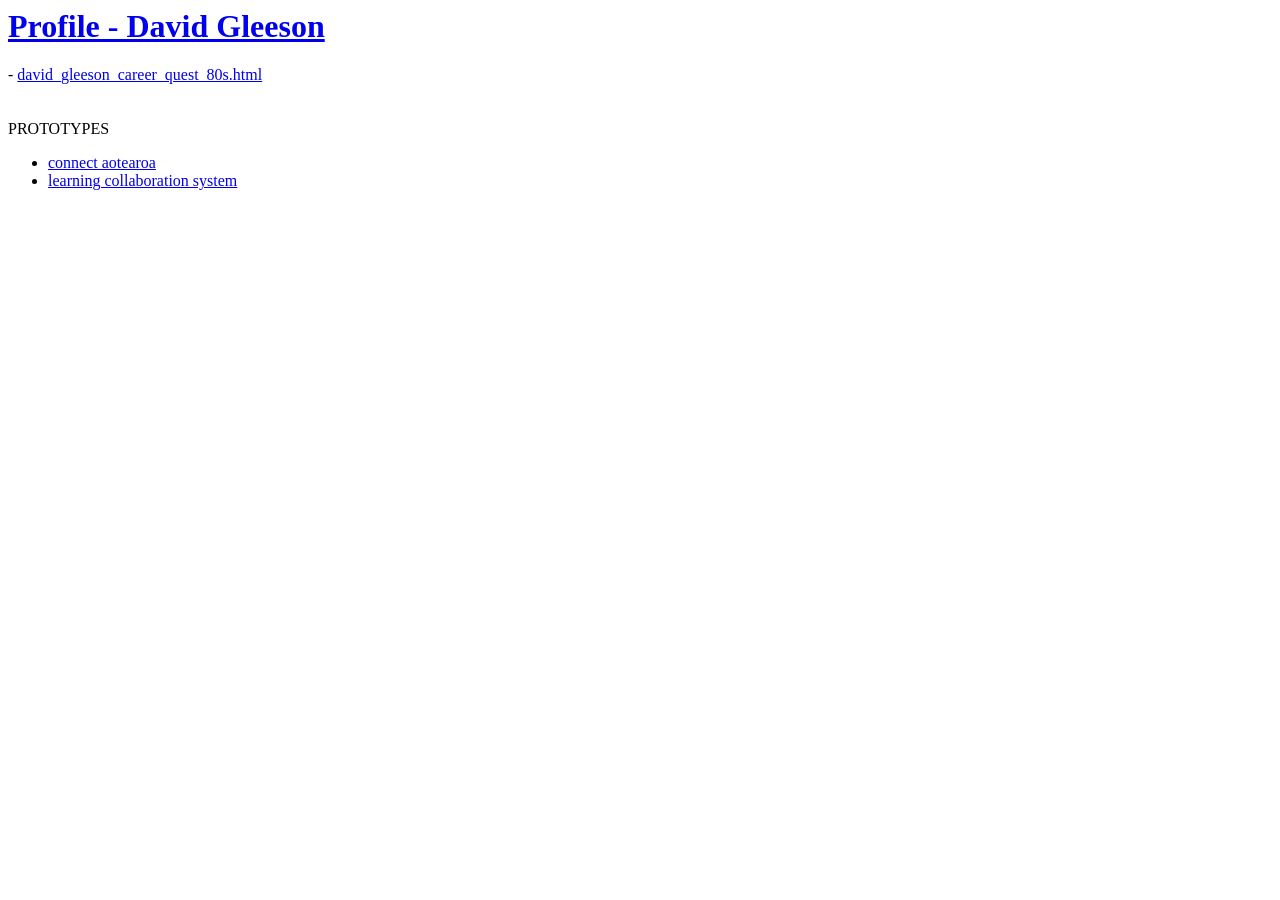
<file: docs/index.html>
<html>
  <head><title>@boundedoutcomes</title></head>
  <body>
    <h1><A href="david_gleeson_career_quest_80s.html">Profile - David Gleeson</A></h1> - <a href="david_gleeson_career_quest_80s.html">david_gleeson_career_quest_80s.html</a>
    <br/>
    <br/>
    <br/>
    PROTOTYPES
    <ul>
      <li><a href="connect_aotearoa.html">connect aotearoa</a></li>
      <li><a href="lcs.html">learning collaboration system</a></li>
    </ul>
  </body>
</html>
</file>
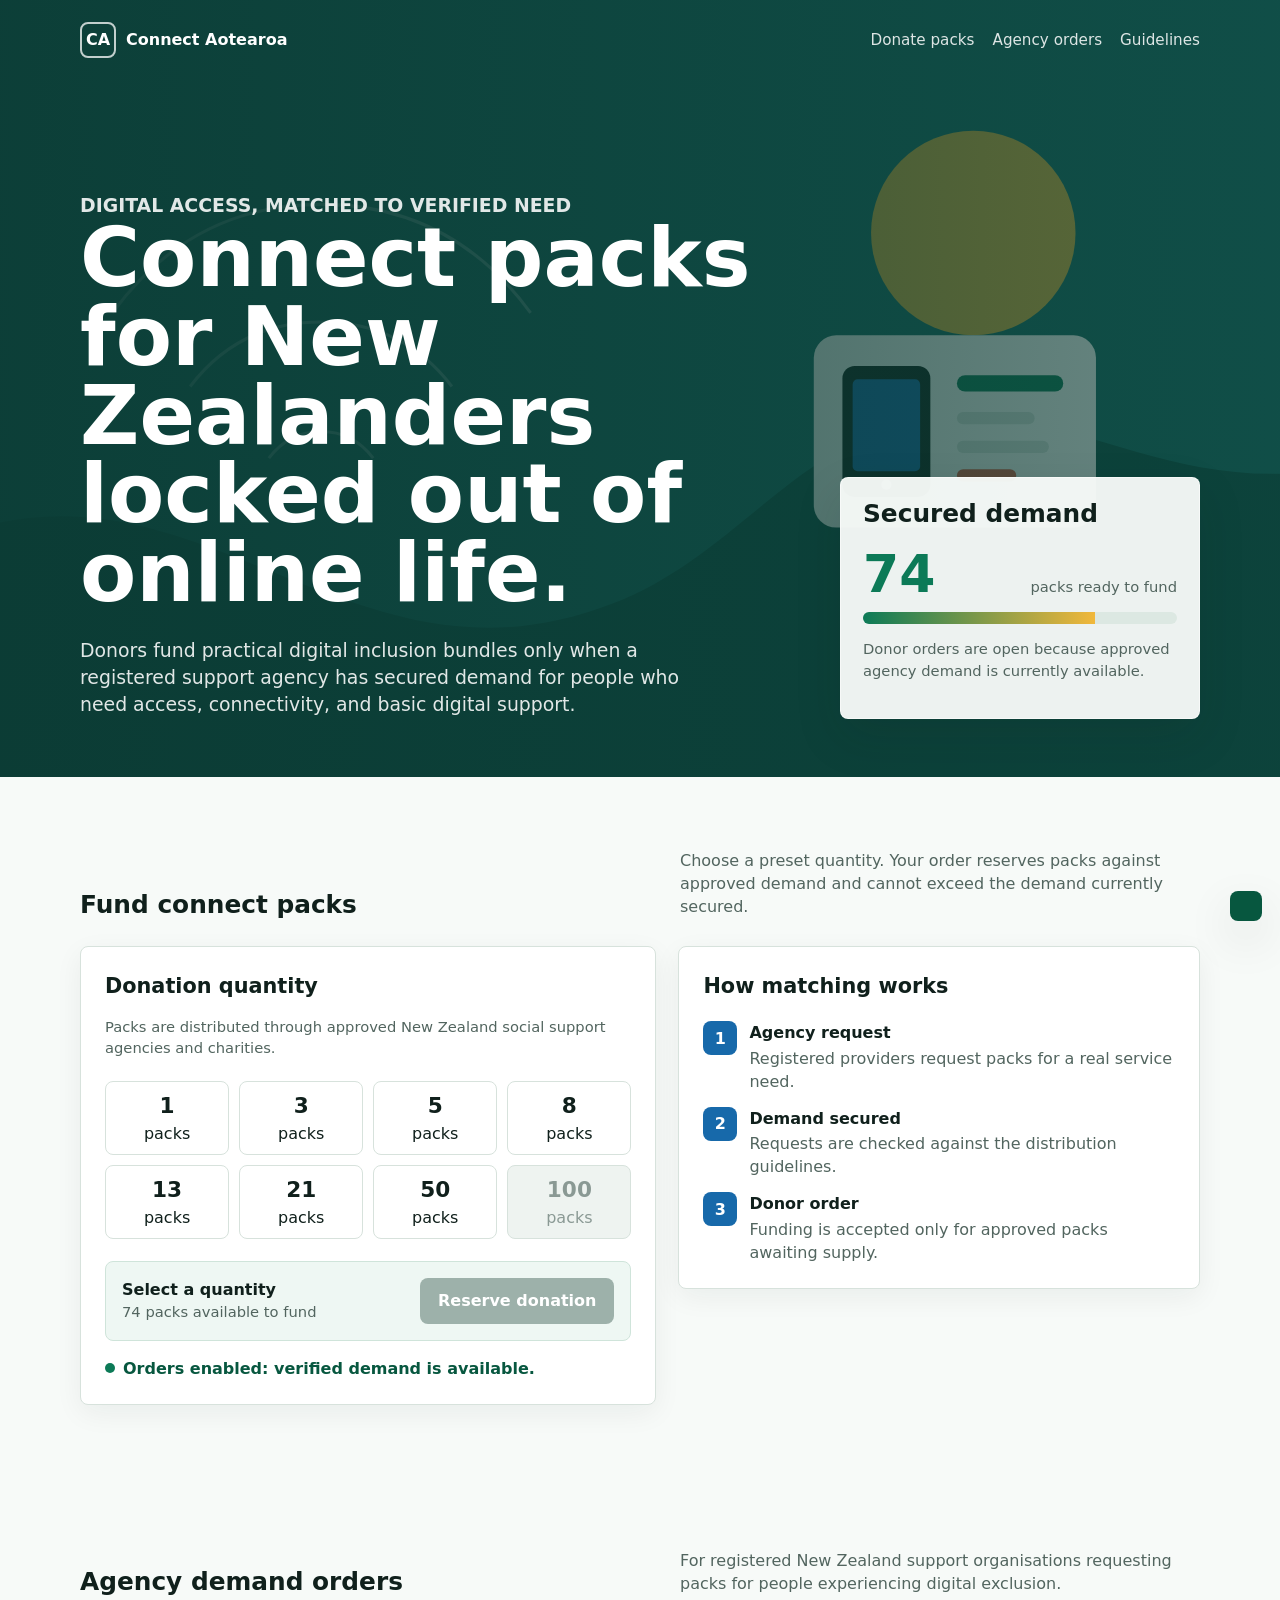
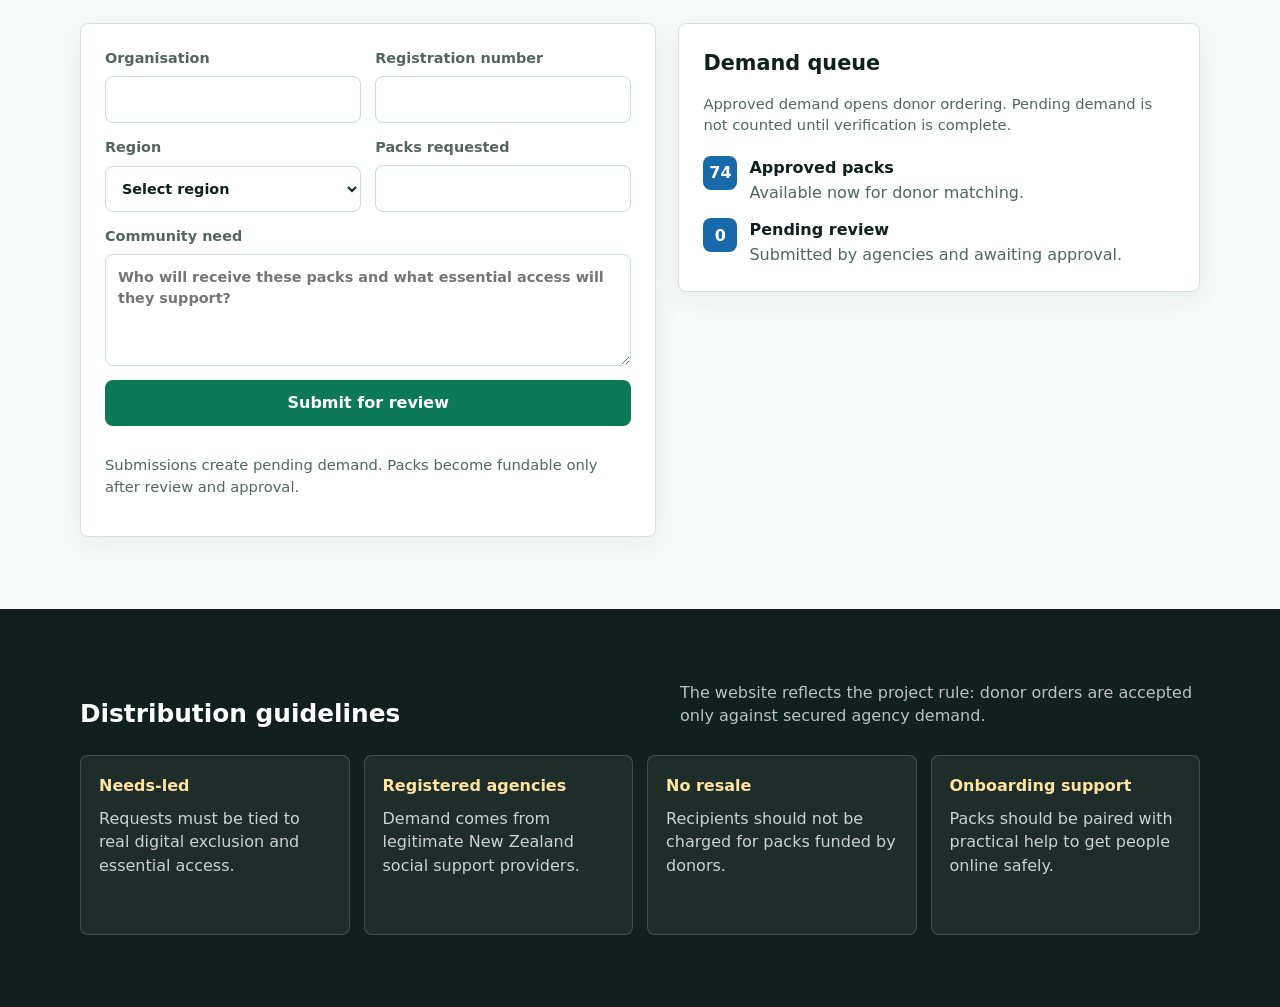
<file: docs/connect_aotearoa.html>
<!doctype html>
<html lang="en-NZ">
  <head>
    <meta charset="utf-8" />
    <meta name="viewport" content="width=device-width, initial-scale=1" />
    <title>Connect Aotearoa</title>
    <style>
      :root {
        --ink: #10201c;
        --muted: #52655f;
        --line: #d7e2dc;
        --paper: #f7faf8;
        --panel: #ffffff;
        --green: #0c7a57;
        --green-dark: #07573f;
        --blue: #1769aa;
        --yellow: #f1b83b;
        --coral: #d95f45;
        --shadow: 0 18px 48px rgba(16, 32, 28, 0.12);
      }

      * {
        box-sizing: border-box;
      }

      body {
        margin: 0;
        color: var(--ink);
        background: var(--paper);
        font-family:
          Inter, ui-sans-serif, system-ui, -apple-system, BlinkMacSystemFont,
          "Segoe UI", sans-serif;
        line-height: 1.45;
      }

      button,
      input,
      textarea,
      select {
        font: inherit;
      }

      a {
        color: inherit;
      }

      .shell {
        min-height: 100vh;
      }

      .hero {
        position: relative;
        overflow: hidden;
        color: #fff;
        background:
          linear-gradient(90deg, rgba(11, 58, 51, 0.9), rgba(11, 58, 51, 0.58)),
          url("data:image/svg+xml,%3Csvg width='1440' height='760' viewBox='0 0 1440 760' fill='none' xmlns='http://www.w3.org/2000/svg'%3E%3Crect width='1440' height='760' fill='%23176A64'/%3E%3Cpath d='M0 545C118 486 205 498 317 542C446 593 549 646 694 590C821 541 878 420 1016 408C1155 396 1259 502 1440 448V760H0V545Z' fill='%230E4F47'/%3E%3Ccircle cx='1046' cy='228' r='100' fill='%23F1B83B' fill-opacity='.88'/%3E%3Cg stroke='%23FFFFFF' stroke-opacity='.34' stroke-width='3'%3E%3Cpath d='M204 306c52-71 120-106 204-106s153 35 205 106'/%3E%3Cpath d='M280 378c32-42 75-63 128-63s96 21 128 63'/%3E%3Cpath d='M357 448c13-17 30-26 51-26s38 9 51 26'/%3E%3C/g%3E%3Cg transform='translate(890 328)'%3E%3Crect x='0' y='0' width='276' height='188' rx='22' fill='%23F7FAF8'/%3E%3Crect x='28' y='30' width='86' height='128' rx='12' fill='%2310201C'/%3E%3Crect x='38' y='43' width='66' height='90' rx='5' fill='%231769AA'/%3E%3Ccircle cx='71' cy='146' r='5' fill='%23F7FAF8'/%3E%3Crect x='140' y='39' width='104' height='16' rx='8' fill='%230C7A57'/%3E%3Crect x='140' y='75' width='76' height='12' rx='6' fill='%23D7E2DC'/%3E%3Crect x='140' y='103' width='90' height='12' rx='6' fill='%23D7E2DC'/%3E%3Crect x='140' y='131' width='58' height='12' rx='6' fill='%23D95F45'/%3E%3C/g%3E%3C/svg%3E")
            center / cover;
      }

      .nav,
      .hero-inner,
      .section-inner {
        width: min(1120px, calc(100% - 32px));
        margin: 0 auto;
      }

      .nav {
        display: flex;
        align-items: center;
        justify-content: space-between;
        gap: 20px;
        padding: 22px 0;
      }

      .brand {
        display: flex;
        align-items: center;
        gap: 10px;
        font-weight: 800;
      }

      .brand-mark {
        display: grid;
        width: 36px;
        height: 36px;
        place-items: center;
        border: 2px solid rgba(255, 255, 255, 0.75);
        border-radius: 8px;
      }

      .nav-links {
        display: flex;
        gap: 18px;
        color: rgba(255, 255, 255, 0.86);
        font-size: 0.95rem;
      }

      .nav-links a {
        text-decoration: none;
      }

      .hero-inner {
        display: grid;
        grid-template-columns: minmax(0, 1fr) 360px;
        gap: 48px;
        align-items: end;
        padding: 88px 0 58px;
      }

      .hero-copy {
        max-width: 740px;
      }

      .eyebrow {
        margin: 0 0 14px;
        color: #ffe3a0;
        font-size: 0.84rem;
        font-weight: 800;
        letter-spacing: 0;
        text-transform: uppercase;
      }

      h1 {
        max-width: 780px;
        margin: 0;
        font-size: clamp(2.7rem, 6.4vw, 5.7rem);
        line-height: 0.96;
        letter-spacing: 0;
      }

      .hero-copy p {
        max-width: 630px;
        margin: 24px 0 0;
        color: rgba(255, 255, 255, 0.88);
        font-size: 1.18rem;
      }

      .demand-panel {
        background: rgba(247, 250, 248, 0.96);
        color: var(--ink);
        border: 1px solid rgba(255, 255, 255, 0.56);
        border-radius: 8px;
        padding: 22px;
        box-shadow: var(--shadow);
      }

      .demand-panel h2,
      .section-title h2 {
        margin: 0;
        font-size: 1.55rem;
        line-height: 1.1;
      }

      .metric {
        display: grid;
        grid-template-columns: 1fr auto;
        gap: 12px;
        align-items: baseline;
        margin: 20px 0 12px;
      }

      .metric strong {
        color: var(--green);
        font-size: 3.25rem;
        line-height: 1;
      }

      .meter {
        height: 12px;
        overflow: hidden;
        background: #dce8e2;
        border-radius: 999px;
      }

      .meter span {
        display: block;
        width: 74%;
        height: 100%;
        background: linear-gradient(90deg, var(--green), var(--yellow));
      }

      .small {
        color: var(--muted);
        font-size: 0.92rem;
      }

      section {
        padding: 72px 0;
      }

      .section-title {
        display: flex;
        justify-content: space-between;
        gap: 28px;
        align-items: end;
        margin-bottom: 28px;
      }

      .section-title p {
        max-width: 520px;
        margin: 0;
        color: var(--muted);
      }

      .match-grid {
        display: grid;
        grid-template-columns: 1.05fr 0.95fr;
        gap: 22px;
        align-items: start;
      }

      .panel {
        background: var(--panel);
        border: 1px solid var(--line);
        border-radius: 8px;
        padding: 24px;
        box-shadow: 0 8px 28px rgba(16, 32, 28, 0.06);
      }

      .panel h3 {
        margin: 0 0 8px;
        font-size: 1.3rem;
      }

      .pack-grid {
        display: grid;
        grid-template-columns: repeat(4, minmax(0, 1fr));
        gap: 10px;
        margin: 22px 0;
      }

      .pack-button {
        min-height: 74px;
        border: 1px solid var(--line);
        border-radius: 8px;
        background: #fff;
        color: var(--ink);
        cursor: pointer;
      }

      .pack-button strong {
        display: block;
        font-size: 1.35rem;
      }

      .pack-button[aria-pressed="true"] {
        color: #fff;
        border-color: var(--green);
        background: var(--green);
      }

      .pack-button:disabled {
        color: #8a9994;
        background: #eef3f0;
        cursor: not-allowed;
      }

      .order-summary {
        display: flex;
        justify-content: space-between;
        gap: 20px;
        padding: 16px;
        background: #eef7f3;
        border: 1px solid #cfe4da;
        border-radius: 8px;
      }

      .primary,
      .secondary {
        display: inline-flex;
        min-height: 46px;
        align-items: center;
        justify-content: center;
        gap: 10px;
        border: 0;
        border-radius: 8px;
        padding: 0 18px;
        font-weight: 800;
        cursor: pointer;
      }

      .primary {
        color: #fff;
        background: var(--green);
      }

      .primary:hover {
        background: var(--green-dark);
      }

      .secondary {
        color: var(--green-dark);
        background: #dff0e8;
      }

      .primary:disabled {
        background: #9db1aa;
        cursor: not-allowed;
      }

      .status {
        display: inline-flex;
        align-items: center;
        gap: 8px;
        margin-top: 16px;
        color: var(--green-dark);
        font-weight: 750;
      }

      .dot {
        width: 10px;
        height: 10px;
        border-radius: 50%;
        background: var(--green);
      }

      .steps {
        display: grid;
        gap: 14px;
        margin-top: 20px;
      }

      .step {
        display: grid;
        grid-template-columns: 34px 1fr;
        gap: 12px;
      }

      .step span {
        display: grid;
        width: 34px;
        height: 34px;
        place-items: center;
        color: #fff;
        background: var(--blue);
        border-radius: 8px;
        font-weight: 800;
      }

      .step p {
        margin: 2px 0 0;
        color: var(--muted);
      }

      form {
        display: grid;
        gap: 14px;
      }

      .field-grid {
        display: grid;
        grid-template-columns: 1fr 1fr;
        gap: 14px;
      }

      label {
        display: grid;
        gap: 7px;
        color: var(--muted);
        font-size: 0.9rem;
        font-weight: 700;
      }

      input,
      select,
      textarea {
        width: 100%;
        border: 1px solid #cddbd5;
        border-radius: 8px;
        padding: 12px;
        color: var(--ink);
        background: #fff;
      }

      textarea {
        min-height: 112px;
        resize: vertical;
      }

      .guidelines {
        background: #10201c;
        color: #fff;
      }

      .guidelines .section-title p,
      .guidelines .small {
        color: rgba(255, 255, 255, 0.72);
      }

      .guideline-grid {
        display: grid;
        grid-template-columns: repeat(4, minmax(0, 1fr));
        gap: 14px;
      }

      .guideline {
        min-height: 180px;
        border: 1px solid rgba(255, 255, 255, 0.16);
        border-radius: 8px;
        padding: 18px;
        background: rgba(255, 255, 255, 0.06);
      }

      .guideline strong {
        display: block;
        margin-bottom: 10px;
        color: #ffe3a0;
      }

      .guideline p {
        margin: 0;
        color: rgba(255, 255, 255, 0.78);
      }

      .toast {
        position: fixed;
        right: 18px;
        bottom: 18px;
        z-index: 5;
        max-width: 360px;
        padding: 15px 16px;
        color: #fff;
        background: var(--green-dark);
        border-radius: 8px;
        box-shadow: var(--shadow);
        transform: translateY(130%);
        transition: transform 180ms ease;
      }

      .toast.is-visible {
        transform: translateY(0);
      }

      @media (max-width: 880px) {
        .hero-inner,
        .match-grid,
        .guideline-grid {
          grid-template-columns: 1fr;
        }

        .hero-inner {
          padding-top: 54px;
        }

        .section-title {
          display: grid;
        }

        .nav-links {
          display: none;
        }
      }

      @media (max-width: 620px) {
        .pack-grid,
        .field-grid {
          grid-template-columns: 1fr 1fr;
        }

        section {
          padding: 52px 0;
        }

        .panel,
        .demand-panel {
          padding: 18px;
        }

        .order-summary {
          display: grid;
        }
      }
    </style>
  </head>
  <body>
    <main class="shell">
      <header class="hero">
        <nav class="nav" aria-label="Primary">
          <div class="brand">
            <span class="brand-mark" aria-hidden="true">CA</span>
            <span>Connect Aotearoa</span>
          </div>
          <div class="nav-links">
            <a href="#donate">Donate packs</a>
            <a href="#demand">Agency orders</a>
            <a href="#guidelines">Guidelines</a>
          </div>
        </nav>
        <div class="hero-inner">
          <div class="hero-copy">
            <p class="eyebrow">Digital access, matched to verified need</p>
            <h1>Connect packs for New Zealanders locked out of online life.</h1>
            <p>
              Donors fund practical digital inclusion bundles only when a
              registered support agency has secured demand for people who need
              access, connectivity, and basic digital support.
            </p>
          </div>
          <aside class="demand-panel" aria-label="Secured demand">
            <h2>Secured demand</h2>
            <div class="metric">
              <strong id="securedDemand">74</strong>
              <span class="small">packs ready to fund</span>
            </div>
            <div class="meter" aria-hidden="true"><span id="demandMeter"></span></div>
            <p class="small">
              Donor orders are open because approved agency demand is currently
              available.
            </p>
          </aside>
        </div>
      </header>

      <section id="donate">
        <div class="section-inner">
          <div class="section-title">
            <h2>Fund connect packs</h2>
            <p>
              Choose a preset quantity. Your order reserves packs against
              approved demand and cannot exceed the demand currently secured.
            </p>
          </div>
          <div class="match-grid">
            <div class="panel">
              <h3>Donation quantity</h3>
              <p class="small">
                Packs are distributed through approved New Zealand social
                support agencies and charities.
              </p>
              <div class="pack-grid" id="packGrid" aria-label="Pack quantity options"></div>
              <div class="order-summary">
                <div>
                  <strong id="selectedLabel">Select a quantity</strong>
                  <div class="small" id="availabilityLabel">74 packs available to fund</div>
                </div>
                <button class="primary" id="donateButton" type="button" disabled>
                  Reserve donation
                </button>
              </div>
              <div class="status" id="donorStatus">
                <span class="dot" aria-hidden="true"></span>
                <span>Orders enabled: verified demand is available.</span>
              </div>
            </div>
            <div class="panel">
              <h3>How matching works</h3>
              <div class="steps">
                <div class="step">
                  <span>1</span>
                  <div>
                    <strong>Agency request</strong>
                    <p>Registered providers request packs for a real service need.</p>
                  </div>
                </div>
                <div class="step">
                  <span>2</span>
                  <div>
                    <strong>Demand secured</strong>
                    <p>Requests are checked against the distribution guidelines.</p>
                  </div>
                </div>
                <div class="step">
                  <span>3</span>
                  <div>
                    <strong>Donor order</strong>
                    <p>Funding is accepted only for approved packs awaiting supply.</p>
                  </div>
                </div>
              </div>
            </div>
          </div>
        </div>
      </section>

      <section id="demand">
        <div class="section-inner">
          <div class="section-title">
            <h2>Agency demand orders</h2>
            <p>
              For registered New Zealand support organisations requesting packs
              for people experiencing digital exclusion.
            </p>
          </div>
          <div class="match-grid">
            <form class="panel" id="agencyForm">
              <div class="field-grid">
                <label>
                  Organisation
                  <input name="organisation" required autocomplete="organization" />
                </label>
                <label>
                  Registration number
                  <input name="registration" required />
                </label>
              </div>
              <div class="field-grid">
                <label>
                  Region
                  <select name="region" required>
                    <option value="">Select region</option>
                    <option>Northland</option>
                    <option>Auckland</option>
                    <option>Waikato</option>
                    <option>Bay of Plenty</option>
                    <option>Gisborne</option>
                    <option>Hawke's Bay</option>
                    <option>Taranaki</option>
                    <option>Manawatu-Whanganui</option>
                    <option>Wellington</option>
                    <option>Tasman / Nelson / Marlborough</option>
                    <option>West Coast</option>
                    <option>Canterbury</option>
                    <option>Otago</option>
                    <option>Southland</option>
                  </select>
                </label>
                <label>
                  Packs requested
                  <input name="packs" type="number" min="1" max="500" required />
                </label>
              </div>
              <label>
                Community need
                <textarea
                  name="need"
                  required
                  placeholder="Who will receive these packs and what essential access will they support?"
                ></textarea>
              </label>
              <button class="primary" type="submit">Submit for review</button>
              <p class="small">
                Submissions create pending demand. Packs become fundable only
                after review and approval.
              </p>
            </form>
            <aside class="panel">
              <h3>Demand queue</h3>
              <p class="small">
                Approved demand opens donor ordering. Pending demand is not
                counted until verification is complete.
              </p>
              <div class="steps" id="queueList">
                <div class="step">
                  <span>74</span>
                  <div>
                    <strong>Approved packs</strong>
                    <p>Available now for donor matching.</p>
                  </div>
                </div>
                <div class="step">
                  <span id="pendingDemand">0</span>
                  <div>
                    <strong>Pending review</strong>
                    <p>Submitted by agencies and awaiting approval.</p>
                  </div>
                </div>
              </div>
            </aside>
          </div>
        </div>
      </section>

      <section class="guidelines" id="guidelines">
        <div class="section-inner">
          <div class="section-title">
            <h2>Distribution guidelines</h2>
            <p>
              The website reflects the project rule: donor orders are accepted
              only against secured agency demand.
            </p>
          </div>
          <div class="guideline-grid">
            <div class="guideline">
              <strong>Needs-led</strong>
              <p>Requests must be tied to real digital exclusion and essential access.</p>
            </div>
            <div class="guideline">
              <strong>Registered agencies</strong>
              <p>Demand comes from legitimate New Zealand social support providers.</p>
            </div>
            <div class="guideline">
              <strong>No resale</strong>
              <p>Recipients should not be charged for packs funded by donors.</p>
            </div>
            <div class="guideline">
              <strong>Onboarding support</strong>
              <p>Packs should be paired with practical help to get people online safely.</p>
            </div>
          </div>
        </div>
      </section>
    </main>

    <div class="toast" id="toast" role="status" aria-live="polite"></div>

    <script>
      const quantities = [1, 3, 5, 8, 13, 21, 50, 100];
      let securedDemand = 74;
      let pendingDemand = 0;
      let selectedQuantity = 0;

      const packGrid = document.querySelector("#packGrid");
      const donateButton = document.querySelector("#donateButton");
      const selectedLabel = document.querySelector("#selectedLabel");
      const availabilityLabel = document.querySelector("#availabilityLabel");
      const securedDemandLabel = document.querySelector("#securedDemand");
      const pendingDemandLabel = document.querySelector("#pendingDemand");
      const demandMeter = document.querySelector("#demandMeter");
      const donorStatus = document.querySelector("#donorStatus span:last-child");
      const toast = document.querySelector("#toast");

      function showToast(message) {
        toast.textContent = message;
        toast.classList.add("is-visible");
        window.setTimeout(() => toast.classList.remove("is-visible"), 3400);
      }

      function renderPacks() {
        packGrid.innerHTML = "";
        quantities.forEach((quantity) => {
          const button = document.createElement("button");
          button.className = "pack-button";
          button.type = "button";
          button.disabled = quantity > securedDemand || securedDemand === 0;
          button.setAttribute("aria-pressed", String(quantity === selectedQuantity));
          button.innerHTML = `<strong>${quantity}</strong><span>packs</span>`;
          button.addEventListener("click", () => {
            selectedQuantity = quantity;
            updateState();
          });
          packGrid.append(button);
        });
      }

      function updateState() {
        if (selectedQuantity > securedDemand) selectedQuantity = 0;
        securedDemandLabel.textContent = securedDemand;
        pendingDemandLabel.textContent = pendingDemand;
        availabilityLabel.textContent = `${securedDemand} packs available to fund`;
        demandMeter.style.width = `${Math.min(100, securedDemand)}%`;
        selectedLabel.textContent = selectedQuantity
          ? `${selectedQuantity} connect pack${selectedQuantity === 1 ? "" : "s"} selected`
          : "Select a quantity";
        donateButton.disabled = !selectedQuantity || securedDemand === 0;
        donorStatus.textContent = securedDemand
          ? "Orders enabled: verified demand is available."
          : "Orders paused: no verified demand is currently available.";
        renderPacks();
      }

      donateButton.addEventListener("click", () => {
        if (!selectedQuantity || selectedQuantity > securedDemand) return;
        securedDemand -= selectedQuantity;
        showToast(
          `${selectedQuantity} connect pack${selectedQuantity === 1 ? "" : "s"} reserved against secured demand.`
        );
        selectedQuantity = 0;
        updateState();
      });

      document.querySelector("#agencyForm").addEventListener("submit", (event) => {
        event.preventDefault();
        const data = new FormData(event.currentTarget);
        const packs = Number(data.get("packs"));
        pendingDemand += packs;
        event.currentTarget.reset();
        showToast(`${packs} requested pack${packs === 1 ? "" : "s"} added to pending review.`);
        updateState();
      });

      updateState();
    </script>
  </body>
</html>
</file>
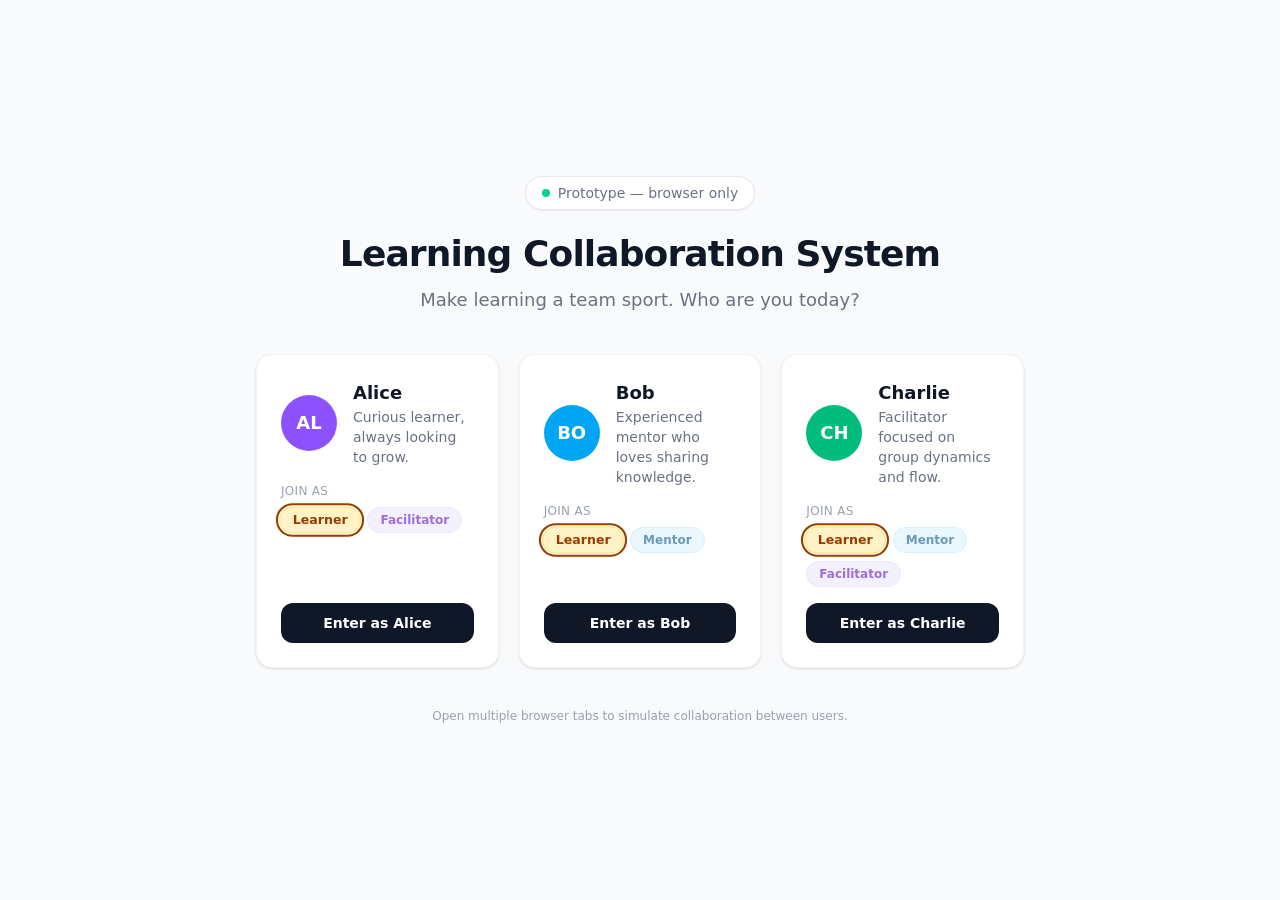
<file: docs/lcs.html>
<!DOCTYPE html>
<html lang="en">
  <head>
    <meta charset="UTF-8" />
    <meta name="viewport" content="width=device-width, initial-scale=1.0" />
    <title>Learning Collaboration System *</title>
    <script type="module" src="assets/index-V8qpsO2d.js"></script>
    <link rel="stylesheet" href="assets/index-BbAoFyEd.css">
  </head>
  <body>
    <div id="root"></div>
  </body>
</html>
</file>
<file: docs/assets/index-BbAoFyEd.css>
/*! tailwindcss v4.2.0 | MIT License | https://tailwindcss.com */@layer properties{@supports (((-webkit-hyphens:none)) and (not (margin-trim:inline))) or ((-moz-orient:inline) and (not (color:rgb(from red r g b)))){*,:before,:after,::backdrop{--tw-translate-x:0;--tw-translate-y:0;--tw-translate-z:0;--tw-scale-x:1;--tw-scale-y:1;--tw-scale-z:1;--tw-rotate-x:initial;--tw-rotate-y:initial;--tw-rotate-z:initial;--tw-skew-x:initial;--tw-skew-y:initial;--tw-divide-y-reverse:0;--tw-border-style:solid;--tw-leading:initial;--tw-font-weight:initial;--tw-tracking:initial;--tw-ordinal:initial;--tw-slashed-zero:initial;--tw-numeric-figure:initial;--tw-numeric-spacing:initial;--tw-numeric-fraction:initial;--tw-shadow:0 0 #0000;--tw-shadow-color:initial;--tw-shadow-alpha:100%;--tw-inset-shadow:0 0 #0000;--tw-inset-shadow-color:initial;--tw-inset-shadow-alpha:100%;--tw-ring-color:initial;--tw-ring-shadow:0 0 #0000;--tw-inset-ring-color:initial;--tw-inset-ring-shadow:0 0 #0000;--tw-ring-inset:initial;--tw-ring-offset-width:0px;--tw-ring-offset-color:#fff;--tw-ring-offset-shadow:0 0 #0000;--tw-blur:initial;--tw-brightness:initial;--tw-contrast:initial;--tw-grayscale:initial;--tw-hue-rotate:initial;--tw-invert:initial;--tw-opacity:initial;--tw-saturate:initial;--tw-sepia:initial;--tw-drop-shadow:initial;--tw-drop-shadow-color:initial;--tw-drop-shadow-alpha:100%;--tw-drop-shadow-size:initial}}}@layer theme{:root,:host{--font-sans:ui-sans-serif, system-ui, sans-serif, "Apple Color Emoji", "Segoe UI Emoji", "Segoe UI Symbol", "Noto Color Emoji";--font-mono:ui-monospace, SFMono-Regular, Menlo, Monaco, Consolas, "Liberation Mono", "Courier New", monospace;--color-red-50:oklch(97.1% .013 17.38);--color-red-100:oklch(93.6% .032 17.717);--color-red-200:oklch(88.5% .062 18.334);--color-red-300:oklch(80.8% .114 19.571);--color-red-500:oklch(63.7% .237 25.331);--color-red-600:oklch(57.7% .245 27.325);--color-red-700:oklch(50.5% .213 27.518);--color-orange-50:oklch(98% .016 73.684);--color-orange-200:oklch(90.1% .076 70.697);--color-orange-400:oklch(75% .183 55.934);--color-amber-50:oklch(98.7% .022 95.277);--color-amber-100:oklch(96.2% .059 95.617);--color-amber-200:oklch(92.4% .12 95.746);--color-amber-500:oklch(76.9% .188 70.08);--color-amber-600:oklch(66.6% .179 58.318);--color-amber-800:oklch(47.3% .137 46.201);--color-emerald-50:oklch(97.9% .021 166.113);--color-emerald-200:oklch(90.5% .093 164.15);--color-emerald-400:oklch(76.5% .177 163.223);--color-emerald-500:oklch(69.6% .17 162.48);--color-emerald-600:oklch(59.6% .145 163.225);--color-sky-100:oklch(95.1% .026 236.824);--color-sky-200:oklch(90.1% .058 230.902);--color-sky-500:oklch(68.5% .169 237.323);--color-sky-800:oklch(44.3% .11 240.79);--color-indigo-50:oklch(96.2% .018 272.314);--color-indigo-100:oklch(93% .034 272.788);--color-indigo-200:oklch(87% .065 274.039);--color-indigo-300:oklch(78.5% .115 274.713);--color-indigo-400:oklch(67.3% .182 276.935);--color-indigo-500:oklch(58.5% .233 277.117);--color-indigo-600:oklch(51.1% .262 276.966);--color-indigo-700:oklch(45.7% .24 277.023);--color-violet-100:oklch(94.3% .029 294.588);--color-violet-200:oklch(89.4% .057 293.283);--color-violet-500:oklch(60.6% .25 292.717);--color-violet-800:oklch(43.2% .232 292.759);--color-gray-50:oklch(98.5% .002 247.839);--color-gray-100:oklch(96.7% .003 264.542);--color-gray-200:oklch(92.8% .006 264.531);--color-gray-300:oklch(87.2% .01 258.338);--color-gray-400:oklch(70.7% .022 261.325);--color-gray-500:oklch(55.1% .027 264.364);--color-gray-600:oklch(44.6% .03 256.802);--color-gray-700:oklch(37.3% .034 259.733);--color-gray-800:oklch(27.8% .033 256.848);--color-gray-900:oklch(21% .034 264.665);--color-black:#000;--color-white:#fff;--spacing:.25rem;--container-md:28rem;--container-2xl:42rem;--container-3xl:48rem;--text-xs:.75rem;--text-xs--line-height:calc(1 / .75);--text-sm:.875rem;--text-sm--line-height:calc(1.25 / .875);--text-base:1rem;--text-base--line-height: 1.5 ;--text-lg:1.125rem;--text-lg--line-height:calc(1.75 / 1.125);--text-xl:1.25rem;--text-xl--line-height:calc(1.75 / 1.25);--text-4xl:2.25rem;--text-4xl--line-height:calc(2.5 / 2.25);--font-weight-normal:400;--font-weight-medium:500;--font-weight-semibold:600;--font-weight-bold:700;--tracking-tight:-.025em;--tracking-wide:.025em;--leading-relaxed:1.625;--radius-lg:.5rem;--radius-xl:.75rem;--radius-2xl:1rem;--animate-spin:spin 1s linear infinite;--animate-pulse:pulse 2s cubic-bezier(.4, 0, .6, 1) infinite;--default-transition-duration:.15s;--default-transition-timing-function:cubic-bezier(.4, 0, .2, 1);--default-font-family:var(--font-sans);--default-mono-font-family:var(--font-mono)}}@layer base{*,:after,:before,::backdrop{box-sizing:border-box;border:0 solid;margin:0;padding:0}::file-selector-button{box-sizing:border-box;border:0 solid;margin:0;padding:0}html,:host{-webkit-text-size-adjust:100%;-moz-tab-size:4;tab-size:4;line-height:1.5;font-family:var(--default-font-family,ui-sans-serif, system-ui, sans-serif, "Apple Color Emoji", "Segoe UI Emoji", "Segoe UI Symbol", "Noto Color Emoji");font-feature-settings:var(--default-font-feature-settings,normal);font-variation-settings:var(--default-font-variation-settings,normal);-webkit-tap-highlight-color:transparent}hr{height:0;color:inherit;border-top-width:1px}abbr:where([title]){-webkit-text-decoration:underline dotted;text-decoration:underline dotted}h1,h2,h3,h4,h5,h6{font-size:inherit;font-weight:inherit}a{color:inherit;-webkit-text-decoration:inherit;text-decoration:inherit}b,strong{font-weight:bolder}code,kbd,samp,pre{font-family:var(--default-mono-font-family,ui-monospace, SFMono-Regular, Menlo, Monaco, Consolas, "Liberation Mono", "Courier New", monospace);font-feature-settings:var(--default-mono-font-feature-settings,normal);font-variation-settings:var(--default-mono-font-variation-settings,normal);font-size:1em}small{font-size:80%}sub,sup{vertical-align:baseline;font-size:75%;line-height:0;position:relative}sub{bottom:-.25em}sup{top:-.5em}table{text-indent:0;border-color:inherit;border-collapse:collapse}:-moz-focusring{outline:auto}progress{vertical-align:baseline}summary{display:list-item}ol,ul,menu{list-style:none}img,svg,video,canvas,audio,iframe,embed,object{vertical-align:middle;display:block}img,video{max-width:100%;height:auto}button,input,select,optgroup,textarea{font:inherit;font-feature-settings:inherit;font-variation-settings:inherit;letter-spacing:inherit;color:inherit;opacity:1;background-color:#0000;border-radius:0}::file-selector-button{font:inherit;font-feature-settings:inherit;font-variation-settings:inherit;letter-spacing:inherit;color:inherit;opacity:1;background-color:#0000;border-radius:0}:where(select:is([multiple],[size])) optgroup{font-weight:bolder}:where(select:is([multiple],[size])) optgroup option{padding-inline-start:20px}::file-selector-button{margin-inline-end:4px}::placeholder{opacity:1}@supports (not ((-webkit-appearance:-apple-pay-button))) or (contain-intrinsic-size:1px){::placeholder{color:currentColor}@supports (color:color-mix(in lab,red,red)){::placeholder{color:color-mix(in oklab,currentcolor 50%,transparent)}}}textarea{resize:vertical}::-webkit-search-decoration{-webkit-appearance:none}::-webkit-date-and-time-value{min-height:1lh;text-align:inherit}::-webkit-datetime-edit{display:inline-flex}::-webkit-datetime-edit-fields-wrapper{padding:0}::-webkit-datetime-edit{padding-block:0}::-webkit-datetime-edit-year-field{padding-block:0}::-webkit-datetime-edit-month-field{padding-block:0}::-webkit-datetime-edit-day-field{padding-block:0}::-webkit-datetime-edit-hour-field{padding-block:0}::-webkit-datetime-edit-minute-field{padding-block:0}::-webkit-datetime-edit-second-field{padding-block:0}::-webkit-datetime-edit-millisecond-field{padding-block:0}::-webkit-datetime-edit-meridiem-field{padding-block:0}::-webkit-calendar-picker-indicator{line-height:1}:-moz-ui-invalid{box-shadow:none}button,input:where([type=button],[type=reset],[type=submit]){-webkit-appearance:button;-moz-appearance:button;appearance:button}::file-selector-button{-webkit-appearance:button;-moz-appearance:button;appearance:button}::-webkit-inner-spin-button{height:auto}::-webkit-outer-spin-button{height:auto}[hidden]:where(:not([hidden=until-found])){display:none!important}}@layer components;@layer utilities{.pointer-events-none{pointer-events:none}.visible{visibility:visible}.absolute{position:absolute}.fixed{position:fixed}.relative{position:relative}.static{position:static}.inset-0{inset:calc(var(--spacing) * 0)}.start{inset-inline-start:var(--spacing)}.end{inset-inline-end:var(--spacing)}.-top-1\.5{top:calc(var(--spacing) * -1.5)}.top-1\/2{top:50%}.top-4{top:calc(var(--spacing) * 4)}.top-full{top:100%}.-right-1\.5{right:calc(var(--spacing) * -1.5)}.right-0{right:calc(var(--spacing) * 0)}.right-2\.5{right:calc(var(--spacing) * 2.5)}.right-3{right:calc(var(--spacing) * 3)}.right-4{right:calc(var(--spacing) * 4)}.left-3{left:calc(var(--spacing) * 3)}.z-50{z-index:50}.container{width:100%}@media(min-width:40rem){.container{max-width:40rem}}@media(min-width:48rem){.container{max-width:48rem}}@media(min-width:64rem){.container{max-width:64rem}}@media(min-width:80rem){.container{max-width:80rem}}@media(min-width:96rem){.container{max-width:96rem}}.mx-1{margin-inline:calc(var(--spacing) * 1)}.prose{color:var(--tw-prose-body);max-width:65ch}.prose :where(p):not(:where([class~=not-prose],[class~=not-prose] *)){margin-top:1.25em;margin-bottom:1.25em}.prose :where([class~=lead]):not(:where([class~=not-prose],[class~=not-prose] *)){color:var(--tw-prose-lead);margin-top:1.2em;margin-bottom:1.2em;font-size:1.25em;line-height:1.6}.prose :where(a):not(:where([class~=not-prose],[class~=not-prose] *)){color:var(--tw-prose-links);font-weight:500;text-decoration:underline}.prose :where(strong):not(:where([class~=not-prose],[class~=not-prose] *)){color:var(--tw-prose-bold);font-weight:600}.prose :where(a strong):not(:where([class~=not-prose],[class~=not-prose] *)),.prose :where(blockquote strong):not(:where([class~=not-prose],[class~=not-prose] *)),.prose :where(thead th strong):not(:where([class~=not-prose],[class~=not-prose] *)){color:inherit}.prose :where(ol):not(:where([class~=not-prose],[class~=not-prose] *)){margin-top:1.25em;margin-bottom:1.25em;padding-inline-start:1.625em;list-style-type:decimal}.prose :where(ol[type=A]):not(:where([class~=not-prose],[class~=not-prose] *)){list-style-type:upper-alpha}.prose :where(ol[type=a]):not(:where([class~=not-prose],[class~=not-prose] *)){list-style-type:lower-alpha}.prose :where(ol[type=A s]):not(:where([class~=not-prose],[class~=not-prose] *)){list-style-type:upper-alpha}.prose :where(ol[type=a s]):not(:where([class~=not-prose],[class~=not-prose] *)){list-style-type:lower-alpha}.prose :where(ol[type=I]):not(:where([class~=not-prose],[class~=not-prose] *)){list-style-type:upper-roman}.prose :where(ol[type=i]):not(:where([class~=not-prose],[class~=not-prose] *)){list-style-type:lower-roman}.prose :where(ol[type=I s]):not(:where([class~=not-prose],[class~=not-prose] *)){list-style-type:upper-roman}.prose :where(ol[type=i s]):not(:where([class~=not-prose],[class~=not-prose] *)){list-style-type:lower-roman}.prose :where(ol[type="1"]):not(:where([class~=not-prose],[class~=not-prose] *)){list-style-type:decimal}.prose :where(ul):not(:where([class~=not-prose],[class~=not-prose] *)){margin-top:1.25em;margin-bottom:1.25em;padding-inline-start:1.625em;list-style-type:disc}.prose :where(ol>li):not(:where([class~=not-prose],[class~=not-prose] *))::marker{color:var(--tw-prose-counters);font-weight:400}.prose :where(ul>li):not(:where([class~=not-prose],[class~=not-prose] *))::marker{color:var(--tw-prose-bullets)}.prose :where(dt):not(:where([class~=not-prose],[class~=not-prose] *)){color:var(--tw-prose-headings);margin-top:1.25em;font-weight:600}.prose :where(hr):not(:where([class~=not-prose],[class~=not-prose] *)){border-color:var(--tw-prose-hr);border-top-width:1px;margin-top:3em;margin-bottom:3em}.prose :where(blockquote):not(:where([class~=not-prose],[class~=not-prose] *)){color:var(--tw-prose-quotes);border-inline-start-width:.25rem;border-inline-start-color:var(--tw-prose-quote-borders);quotes:"“""”""‘""’";margin-top:1.6em;margin-bottom:1.6em;padding-inline-start:1em;font-style:italic;font-weight:500}.prose :where(blockquote p:first-of-type):not(:where([class~=not-prose],[class~=not-prose] *)):before{content:open-quote}.prose :where(blockquote p:last-of-type):not(:where([class~=not-prose],[class~=not-prose] *)):after{content:close-quote}.prose :where(h1):not(:where([class~=not-prose],[class~=not-prose] *)){color:var(--tw-prose-headings);margin-top:0;margin-bottom:.888889em;font-size:2.25em;font-weight:800;line-height:1.11111}.prose :where(h1 strong):not(:where([class~=not-prose],[class~=not-prose] *)){color:inherit;font-weight:900}.prose :where(h2):not(:where([class~=not-prose],[class~=not-prose] *)){color:var(--tw-prose-headings);margin-top:2em;margin-bottom:1em;font-size:1.5em;font-weight:700;line-height:1.33333}.prose :where(h2 strong):not(:where([class~=not-prose],[class~=not-prose] *)){color:inherit;font-weight:800}.prose :where(h3):not(:where([class~=not-prose],[class~=not-prose] *)){color:var(--tw-prose-headings);margin-top:1.6em;margin-bottom:.6em;font-size:1.25em;font-weight:600;line-height:1.6}.prose :where(h3 strong):not(:where([class~=not-prose],[class~=not-prose] *)){color:inherit;font-weight:700}.prose :where(h4):not(:where([class~=not-prose],[class~=not-prose] *)){color:var(--tw-prose-headings);margin-top:1.5em;margin-bottom:.5em;font-weight:600;line-height:1.5}.prose :where(h4 strong):not(:where([class~=not-prose],[class~=not-prose] *)){color:inherit;font-weight:700}.prose :where(img):not(:where([class~=not-prose],[class~=not-prose] *)){margin-top:2em;margin-bottom:2em}.prose :where(picture):not(:where([class~=not-prose],[class~=not-prose] *)){margin-top:2em;margin-bottom:2em;display:block}.prose :where(video):not(:where([class~=not-prose],[class~=not-prose] *)){margin-top:2em;margin-bottom:2em}.prose :where(kbd):not(:where([class~=not-prose],[class~=not-prose] *)){color:var(--tw-prose-kbd);box-shadow:0 0 0 1px var(--tw-prose-kbd-shadows),0 3px 0 var(--tw-prose-kbd-shadows);padding-top:.1875em;padding-inline-end:.375em;padding-bottom:.1875em;border-radius:.3125rem;padding-inline-start:.375em;font-family:inherit;font-size:.875em;font-weight:500}.prose :where(code):not(:where([class~=not-prose],[class~=not-prose] *)){color:var(--tw-prose-code);font-size:.875em;font-weight:600}.prose :where(code):not(:where([class~=not-prose],[class~=not-prose] *)):before,.prose :where(code):not(:where([class~=not-prose],[class~=not-prose] *)):after{content:"`"}.prose :where(a code):not(:where([class~=not-prose],[class~=not-prose] *)),.prose :where(h1 code):not(:where([class~=not-prose],[class~=not-prose] *)){color:inherit}.prose :where(h2 code):not(:where([class~=not-prose],[class~=not-prose] *)){color:inherit;font-size:.875em}.prose :where(h3 code):not(:where([class~=not-prose],[class~=not-prose] *)){color:inherit;font-size:.9em}.prose :where(h4 code):not(:where([class~=not-prose],[class~=not-prose] *)),.prose :where(blockquote code):not(:where([class~=not-prose],[class~=not-prose] *)),.prose :where(thead th code):not(:where([class~=not-prose],[class~=not-prose] *)){color:inherit}.prose :where(pre):not(:where([class~=not-prose],[class~=not-prose] *)){color:var(--tw-prose-pre-code);background-color:var(--tw-prose-pre-bg);padding-top:.857143em;padding-inline-end:1.14286em;padding-bottom:.857143em;border-radius:.375rem;margin-top:1.71429em;margin-bottom:1.71429em;padding-inline-start:1.14286em;font-size:.875em;font-weight:400;line-height:1.71429;overflow-x:auto}.prose :where(pre code):not(:where([class~=not-prose],[class~=not-prose] *)){font-weight:inherit;color:inherit;font-size:inherit;font-family:inherit;line-height:inherit;background-color:#0000;border-width:0;border-radius:0;padding:0}.prose :where(pre code):not(:where([class~=not-prose],[class~=not-prose] *)):before,.prose :where(pre code):not(:where([class~=not-prose],[class~=not-prose] *)):after{content:none}.prose :where(table):not(:where([class~=not-prose],[class~=not-prose] *)){table-layout:auto;width:100%;margin-top:2em;margin-bottom:2em;font-size:.875em;line-height:1.71429}.prose :where(thead):not(:where([class~=not-prose],[class~=not-prose] *)){border-bottom-width:1px;border-bottom-color:var(--tw-prose-th-borders)}.prose :where(thead th):not(:where([class~=not-prose],[class~=not-prose] *)){color:var(--tw-prose-headings);vertical-align:bottom;padding-inline-end:.571429em;padding-bottom:.571429em;padding-inline-start:.571429em;font-weight:600}.prose :where(tbody tr):not(:where([class~=not-prose],[class~=not-prose] *)){border-bottom-width:1px;border-bottom-color:var(--tw-prose-td-borders)}.prose :where(tbody tr:last-child):not(:where([class~=not-prose],[class~=not-prose] *)){border-bottom-width:0}.prose :where(tbody td):not(:where([class~=not-prose],[class~=not-prose] *)){vertical-align:baseline}.prose :where(tfoot):not(:where([class~=not-prose],[class~=not-prose] *)){border-top-width:1px;border-top-color:var(--tw-prose-th-borders)}.prose :where(tfoot td):not(:where([class~=not-prose],[class~=not-prose] *)){vertical-align:top}.prose :where(th,td):not(:where([class~=not-prose],[class~=not-prose] *)){text-align:start}.prose :where(figure>*):not(:where([class~=not-prose],[class~=not-prose] *)){margin-top:0;margin-bottom:0}.prose :where(figcaption):not(:where([class~=not-prose],[class~=not-prose] *)){color:var(--tw-prose-captions);margin-top:.857143em;font-size:.875em;line-height:1.42857}.prose{--tw-prose-body:oklch(37.3% .034 259.733);--tw-prose-headings:oklch(21% .034 264.665);--tw-prose-lead:oklch(44.6% .03 256.802);--tw-prose-links:oklch(21% .034 264.665);--tw-prose-bold:oklch(21% .034 264.665);--tw-prose-counters:oklch(55.1% .027 264.364);--tw-prose-bullets:oklch(87.2% .01 258.338);--tw-prose-hr:oklch(92.8% .006 264.531);--tw-prose-quotes:oklch(21% .034 264.665);--tw-prose-quote-borders:oklch(92.8% .006 264.531);--tw-prose-captions:oklch(55.1% .027 264.364);--tw-prose-kbd:oklch(21% .034 264.665);--tw-prose-kbd-shadows:oklab(21% -.00316127 -.0338527/.1);--tw-prose-code:oklch(21% .034 264.665);--tw-prose-pre-code:oklch(92.8% .006 264.531);--tw-prose-pre-bg:oklch(27.8% .033 256.848);--tw-prose-th-borders:oklch(87.2% .01 258.338);--tw-prose-td-borders:oklch(92.8% .006 264.531);--tw-prose-invert-body:oklch(87.2% .01 258.338);--tw-prose-invert-headings:#fff;--tw-prose-invert-lead:oklch(70.7% .022 261.325);--tw-prose-invert-links:#fff;--tw-prose-invert-bold:#fff;--tw-prose-invert-counters:oklch(70.7% .022 261.325);--tw-prose-invert-bullets:oklch(44.6% .03 256.802);--tw-prose-invert-hr:oklch(37.3% .034 259.733);--tw-prose-invert-quotes:oklch(96.7% .003 264.542);--tw-prose-invert-quote-borders:oklch(37.3% .034 259.733);--tw-prose-invert-captions:oklch(70.7% .022 261.325);--tw-prose-invert-kbd:#fff;--tw-prose-invert-kbd-shadows:#ffffff1a;--tw-prose-invert-code:#fff;--tw-prose-invert-pre-code:oklch(87.2% .01 258.338);--tw-prose-invert-pre-bg:#00000080;--tw-prose-invert-th-borders:oklch(44.6% .03 256.802);--tw-prose-invert-td-borders:oklch(37.3% .034 259.733);font-size:1rem;line-height:1.75}.prose :where(picture>img):not(:where([class~=not-prose],[class~=not-prose] *)){margin-top:0;margin-bottom:0}.prose :where(li):not(:where([class~=not-prose],[class~=not-prose] *)){margin-top:.5em;margin-bottom:.5em}.prose :where(ol>li):not(:where([class~=not-prose],[class~=not-prose] *)),.prose :where(ul>li):not(:where([class~=not-prose],[class~=not-prose] *)){padding-inline-start:.375em}.prose :where(.prose>ul>li p):not(:where([class~=not-prose],[class~=not-prose] *)){margin-top:.75em;margin-bottom:.75em}.prose :where(.prose>ul>li>p:first-child):not(:where([class~=not-prose],[class~=not-prose] *)){margin-top:1.25em}.prose :where(.prose>ul>li>p:last-child):not(:where([class~=not-prose],[class~=not-prose] *)){margin-bottom:1.25em}.prose :where(.prose>ol>li>p:first-child):not(:where([class~=not-prose],[class~=not-prose] *)){margin-top:1.25em}.prose :where(.prose>ol>li>p:last-child):not(:where([class~=not-prose],[class~=not-prose] *)){margin-bottom:1.25em}.prose :where(ul ul,ul ol,ol ul,ol ol):not(:where([class~=not-prose],[class~=not-prose] *)){margin-top:.75em;margin-bottom:.75em}.prose :where(dl):not(:where([class~=not-prose],[class~=not-prose] *)){margin-top:1.25em;margin-bottom:1.25em}.prose :where(dd):not(:where([class~=not-prose],[class~=not-prose] *)){margin-top:.5em;padding-inline-start:1.625em}.prose :where(hr+*):not(:where([class~=not-prose],[class~=not-prose] *)),.prose :where(h2+*):not(:where([class~=not-prose],[class~=not-prose] *)),.prose :where(h3+*):not(:where([class~=not-prose],[class~=not-prose] *)),.prose :where(h4+*):not(:where([class~=not-prose],[class~=not-prose] *)){margin-top:0}.prose :where(thead th:first-child):not(:where([class~=not-prose],[class~=not-prose] *)){padding-inline-start:0}.prose :where(thead th:last-child):not(:where([class~=not-prose],[class~=not-prose] *)){padding-inline-end:0}.prose :where(tbody td,tfoot td):not(:where([class~=not-prose],[class~=not-prose] *)){padding-top:.571429em;padding-inline-end:.571429em;padding-bottom:.571429em;padding-inline-start:.571429em}.prose :where(tbody td:first-child,tfoot td:first-child):not(:where([class~=not-prose],[class~=not-prose] *)){padding-inline-start:0}.prose :where(tbody td:last-child,tfoot td:last-child):not(:where([class~=not-prose],[class~=not-prose] *)){padding-inline-end:0}.prose :where(figure):not(:where([class~=not-prose],[class~=not-prose] *)){margin-top:2em;margin-bottom:2em}.prose :where(.prose>:first-child):not(:where([class~=not-prose],[class~=not-prose] *)){margin-top:0}.prose :where(.prose>:last-child):not(:where([class~=not-prose],[class~=not-prose] *)){margin-bottom:0}.prose-sm{font-size:.875rem;line-height:1.71429}.prose-sm :where(p):not(:where([class~=not-prose],[class~=not-prose] *)){margin-top:1.14286em;margin-bottom:1.14286em}.prose-sm :where([class~=lead]):not(:where([class~=not-prose],[class~=not-prose] *)){margin-top:.888889em;margin-bottom:.888889em;font-size:1.28571em;line-height:1.55556}.prose-sm :where(blockquote):not(:where([class~=not-prose],[class~=not-prose] *)){margin-top:1.33333em;margin-bottom:1.33333em;padding-inline-start:1.11111em}.prose-sm :where(h1):not(:where([class~=not-prose],[class~=not-prose] *)){margin-top:0;margin-bottom:.8em;font-size:2.14286em;line-height:1.2}.prose-sm :where(h2):not(:where([class~=not-prose],[class~=not-prose] *)){margin-top:1.6em;margin-bottom:.8em;font-size:1.42857em;line-height:1.4}.prose-sm :where(h3):not(:where([class~=not-prose],[class~=not-prose] *)){margin-top:1.55556em;margin-bottom:.444444em;font-size:1.28571em;line-height:1.55556}.prose-sm :where(h4):not(:where([class~=not-prose],[class~=not-prose] *)){margin-top:1.42857em;margin-bottom:.571429em;line-height:1.42857}.prose-sm :where(img):not(:where([class~=not-prose],[class~=not-prose] *)),.prose-sm :where(picture):not(:where([class~=not-prose],[class~=not-prose] *)){margin-top:1.71429em;margin-bottom:1.71429em}.prose-sm :where(picture>img):not(:where([class~=not-prose],[class~=not-prose] *)){margin-top:0;margin-bottom:0}.prose-sm :where(video):not(:where([class~=not-prose],[class~=not-prose] *)){margin-top:1.71429em;margin-bottom:1.71429em}.prose-sm :where(kbd):not(:where([class~=not-prose],[class~=not-prose] *)){padding-top:.142857em;padding-inline-end:.357143em;padding-bottom:.142857em;border-radius:.3125rem;padding-inline-start:.357143em;font-size:.857143em}.prose-sm :where(code):not(:where([class~=not-prose],[class~=not-prose] *)){font-size:.857143em}.prose-sm :where(h2 code):not(:where([class~=not-prose],[class~=not-prose] *)){font-size:.9em}.prose-sm :where(h3 code):not(:where([class~=not-prose],[class~=not-prose] *)){font-size:.888889em}.prose-sm :where(pre):not(:where([class~=not-prose],[class~=not-prose] *)){padding-top:.666667em;padding-inline-end:1em;padding-bottom:.666667em;border-radius:.25rem;margin-top:1.66667em;margin-bottom:1.66667em;padding-inline-start:1em;font-size:.857143em;line-height:1.66667}.prose-sm :where(ol):not(:where([class~=not-prose],[class~=not-prose] *)),.prose-sm :where(ul):not(:where([class~=not-prose],[class~=not-prose] *)){margin-top:1.14286em;margin-bottom:1.14286em;padding-inline-start:1.57143em}.prose-sm :where(li):not(:where([class~=not-prose],[class~=not-prose] *)){margin-top:.285714em;margin-bottom:.285714em}.prose-sm :where(ol>li):not(:where([class~=not-prose],[class~=not-prose] *)),.prose-sm :where(ul>li):not(:where([class~=not-prose],[class~=not-prose] *)){padding-inline-start:.428571em}.prose-sm :where(.prose-sm>ul>li p):not(:where([class~=not-prose],[class~=not-prose] *)){margin-top:.571429em;margin-bottom:.571429em}.prose-sm :where(.prose-sm>ul>li>p:first-child):not(:where([class~=not-prose],[class~=not-prose] *)){margin-top:1.14286em}.prose-sm :where(.prose-sm>ul>li>p:last-child):not(:where([class~=not-prose],[class~=not-prose] *)){margin-bottom:1.14286em}.prose-sm :where(.prose-sm>ol>li>p:first-child):not(:where([class~=not-prose],[class~=not-prose] *)){margin-top:1.14286em}.prose-sm :where(.prose-sm>ol>li>p:last-child):not(:where([class~=not-prose],[class~=not-prose] *)){margin-bottom:1.14286em}.prose-sm :where(ul ul,ul ol,ol ul,ol ol):not(:where([class~=not-prose],[class~=not-prose] *)){margin-top:.571429em;margin-bottom:.571429em}.prose-sm :where(dl):not(:where([class~=not-prose],[class~=not-prose] *)){margin-top:1.14286em;margin-bottom:1.14286em}.prose-sm :where(dt):not(:where([class~=not-prose],[class~=not-prose] *)){margin-top:1.14286em}.prose-sm :where(dd):not(:where([class~=not-prose],[class~=not-prose] *)){margin-top:.285714em;padding-inline-start:1.57143em}.prose-sm :where(hr):not(:where([class~=not-prose],[class~=not-prose] *)){margin-top:2.85714em;margin-bottom:2.85714em}.prose-sm :where(hr+*):not(:where([class~=not-prose],[class~=not-prose] *)),.prose-sm :where(h2+*):not(:where([class~=not-prose],[class~=not-prose] *)),.prose-sm :where(h3+*):not(:where([class~=not-prose],[class~=not-prose] *)),.prose-sm :where(h4+*):not(:where([class~=not-prose],[class~=not-prose] *)){margin-top:0}.prose-sm :where(table):not(:where([class~=not-prose],[class~=not-prose] *)){font-size:.857143em;line-height:1.5}.prose-sm :where(thead th):not(:where([class~=not-prose],[class~=not-prose] *)){padding-inline-end:1em;padding-bottom:.666667em;padding-inline-start:1em}.prose-sm :where(thead th:first-child):not(:where([class~=not-prose],[class~=not-prose] *)){padding-inline-start:0}.prose-sm :where(thead th:last-child):not(:where([class~=not-prose],[class~=not-prose] *)){padding-inline-end:0}.prose-sm :where(tbody td,tfoot td):not(:where([class~=not-prose],[class~=not-prose] *)){padding-top:.666667em;padding-inline-end:1em;padding-bottom:.666667em;padding-inline-start:1em}.prose-sm :where(tbody td:first-child,tfoot td:first-child):not(:where([class~=not-prose],[class~=not-prose] *)){padding-inline-start:0}.prose-sm :where(tbody td:last-child,tfoot td:last-child):not(:where([class~=not-prose],[class~=not-prose] *)){padding-inline-end:0}.prose-sm :where(figure):not(:where([class~=not-prose],[class~=not-prose] *)){margin-top:1.71429em;margin-bottom:1.71429em}.prose-sm :where(figure>*):not(:where([class~=not-prose],[class~=not-prose] *)){margin-top:0;margin-bottom:0}.prose-sm :where(figcaption):not(:where([class~=not-prose],[class~=not-prose] *)){margin-top:.666667em;font-size:.857143em;line-height:1.33333}.prose-sm :where(.prose-sm>:first-child):not(:where([class~=not-prose],[class~=not-prose] *)){margin-top:0}.prose-sm :where(.prose-sm>:last-child):not(:where([class~=not-prose],[class~=not-prose] *)){margin-bottom:0}.mt-0\.5{margin-top:calc(var(--spacing) * .5)}.mt-1{margin-top:calc(var(--spacing) * 1)}.mt-1\.5{margin-top:calc(var(--spacing) * 1.5)}.mt-2{margin-top:calc(var(--spacing) * 2)}.mt-3{margin-top:calc(var(--spacing) * 3)}.mt-4{margin-top:calc(var(--spacing) * 4)}.mt-10{margin-top:calc(var(--spacing) * 10)}.mt-auto{margin-top:auto}.-mb-px{margin-bottom:-1px}.mb-1{margin-bottom:calc(var(--spacing) * 1)}.mb-2{margin-bottom:calc(var(--spacing) * 2)}.mb-3{margin-bottom:calc(var(--spacing) * 3)}.mb-4{margin-bottom:calc(var(--spacing) * 4)}.mb-6{margin-bottom:calc(var(--spacing) * 6)}.mb-10{margin-bottom:calc(var(--spacing) * 10)}.ml-1{margin-left:calc(var(--spacing) * 1)}.ml-1\.5{margin-left:calc(var(--spacing) * 1.5)}.ml-2{margin-left:calc(var(--spacing) * 2)}.line-clamp-2{-webkit-line-clamp:2;-webkit-box-orient:vertical;display:-webkit-box;overflow:hidden}.block{display:block}.flex{display:flex}.grid{display:grid}.hidden{display:none}.inline{display:inline}.inline-flex{display:inline-flex}.table{display:table}.h-1\.5{height:calc(var(--spacing) * 1.5)}.h-2{height:calc(var(--spacing) * 2)}.h-4{height:calc(var(--spacing) * 4)}.h-5{height:calc(var(--spacing) * 5)}.h-6{height:calc(var(--spacing) * 6)}.h-7{height:calc(var(--spacing) * 7)}.h-9{height:calc(var(--spacing) * 9)}.h-10{height:calc(var(--spacing) * 10)}.h-11{height:calc(var(--spacing) * 11)}.h-14{height:calc(var(--spacing) * 14)}.h-20{height:calc(var(--spacing) * 20)}.h-full{height:100%}.max-h-56{max-height:calc(var(--spacing) * 56)}.max-h-64{max-height:calc(var(--spacing) * 64)}.max-h-full{max-height:100%}.min-h-36{min-height:calc(var(--spacing) * 36)}.min-h-40{min-height:calc(var(--spacing) * 40)}.min-h-screen{min-height:100vh}.w-2{width:calc(var(--spacing) * 2)}.w-4{width:calc(var(--spacing) * 4)}.w-5{width:calc(var(--spacing) * 5)}.w-6{width:calc(var(--spacing) * 6)}.w-7{width:calc(var(--spacing) * 7)}.w-9{width:calc(var(--spacing) * 9)}.w-10{width:calc(var(--spacing) * 10)}.w-11{width:calc(var(--spacing) * 11)}.w-14{width:calc(var(--spacing) * 14)}.w-20{width:calc(var(--spacing) * 20)}.w-72{width:calc(var(--spacing) * 72)}.w-full{width:100%}.w-px{width:1px}.max-w-2xl{max-width:var(--container-2xl)}.max-w-3xl{max-width:var(--container-3xl)}.max-w-full{max-width:100%}.max-w-md{max-width:var(--container-md)}.max-w-none{max-width:none}.min-w-0{min-width:calc(var(--spacing) * 0)}.flex-1{flex:1}.shrink-0{flex-shrink:0}.grow{flex-grow:1}.-translate-y-1\/2{--tw-translate-y: -50% ;translate:var(--tw-translate-x) var(--tw-translate-y)}.scale-105{--tw-scale-x:105%;--tw-scale-y:105%;--tw-scale-z:105%;scale:var(--tw-scale-x) var(--tw-scale-y)}.scale-\[1\.01\]{scale:1.01}.transform{transform:var(--tw-rotate-x,) var(--tw-rotate-y,) var(--tw-rotate-z,) var(--tw-skew-x,) var(--tw-skew-y,)}.animate-pulse{animation:var(--animate-pulse)}.animate-spin{animation:var(--animate-spin)}.cursor-pointer{cursor:pointer}.resize{resize:both}.resize-none{resize:none}.grid-cols-1{grid-template-columns:repeat(1,minmax(0,1fr))}.grid-cols-2{grid-template-columns:repeat(2,minmax(0,1fr))}.flex-col{flex-direction:column}.flex-wrap{flex-wrap:wrap}.items-baseline{align-items:baseline}.items-center{align-items:center}.items-start{align-items:flex-start}.justify-between{justify-content:space-between}.justify-center{justify-content:center}.justify-end{justify-content:flex-end}.gap-0{gap:calc(var(--spacing) * 0)}.gap-0\.5{gap:calc(var(--spacing) * .5)}.gap-1{gap:calc(var(--spacing) * 1)}.gap-1\.5{gap:calc(var(--spacing) * 1.5)}.gap-2{gap:calc(var(--spacing) * 2)}.gap-3{gap:calc(var(--spacing) * 3)}.gap-4{gap:calc(var(--spacing) * 4)}.gap-5{gap:calc(var(--spacing) * 5)}.gap-6{gap:calc(var(--spacing) * 6)}.gap-8{gap:calc(var(--spacing) * 8)}:where(.divide-y>:not(:last-child)){--tw-divide-y-reverse:0;border-bottom-style:var(--tw-border-style);border-top-style:var(--tw-border-style);border-top-width:calc(1px * var(--tw-divide-y-reverse));border-bottom-width:calc(1px * calc(1 - var(--tw-divide-y-reverse)))}:where(.divide-gray-50>:not(:last-child)){border-color:var(--color-gray-50)}:where(.divide-gray-100>:not(:last-child)){border-color:var(--color-gray-100)}.truncate{text-overflow:ellipsis;white-space:nowrap;overflow:hidden}.overflow-hidden{overflow:hidden}.overflow-y-auto{overflow-y:auto}.rounded{border-radius:.25rem}.rounded-2xl{border-radius:var(--radius-2xl)}.rounded-full{border-radius:3.40282e38px}.rounded-lg{border-radius:var(--radius-lg)}.rounded-xl{border-radius:var(--radius-xl)}.border{border-style:var(--tw-border-style);border-width:1px}.border-2{border-style:var(--tw-border-style);border-width:2px}.border-t{border-top-style:var(--tw-border-style);border-top-width:1px}.border-b{border-bottom-style:var(--tw-border-style);border-bottom-width:1px}.border-b-2{border-bottom-style:var(--tw-border-style);border-bottom-width:2px}.border-dashed{--tw-border-style:dashed;border-style:dashed}.border-amber-100{border-color:var(--color-amber-100)}.border-amber-200{border-color:var(--color-amber-200)}.border-emerald-200{border-color:var(--color-emerald-200)}.border-gray-50{border-color:var(--color-gray-50)}.border-gray-100{border-color:var(--color-gray-100)}.border-gray-200{border-color:var(--color-gray-200)}.border-indigo-100{border-color:var(--color-indigo-100)}.border-indigo-200{border-color:var(--color-indigo-200)}.border-indigo-400{border-color:var(--color-indigo-400)}.border-indigo-500{border-color:var(--color-indigo-500)}.border-orange-200{border-color:var(--color-orange-200)}.border-red-100{border-color:var(--color-red-100)}.border-red-200{border-color:var(--color-red-200)}.border-sky-200{border-color:var(--color-sky-200)}.border-transparent{border-color:#0000}.border-violet-200{border-color:var(--color-violet-200)}.border-white{border-color:var(--color-white)}.bg-amber-50{background-color:var(--color-amber-50)}.bg-amber-100{background-color:var(--color-amber-100)}.bg-black\/70{background-color:#000000b3}@supports (color:color-mix(in lab,red,red)){.bg-black\/70{background-color:color-mix(in oklab,var(--color-black) 70%,transparent)}}.bg-emerald-50{background-color:var(--color-emerald-50)}.bg-emerald-400{background-color:var(--color-emerald-400)}.bg-emerald-500{background-color:var(--color-emerald-500)}.bg-gray-50{background-color:var(--color-gray-50)}.bg-gray-100{background-color:var(--color-gray-100)}.bg-gray-200{background-color:var(--color-gray-200)}.bg-gray-700{background-color:var(--color-gray-700)}.bg-gray-900{background-color:var(--color-gray-900)}.bg-indigo-50{background-color:var(--color-indigo-50)}.bg-indigo-50\/60{background-color:#eef2ff99}@supports (color:color-mix(in lab,red,red)){.bg-indigo-50\/60{background-color:color-mix(in oklab,var(--color-indigo-50) 60%,transparent)}}.bg-indigo-100{background-color:var(--color-indigo-100)}.bg-indigo-200{background-color:var(--color-indigo-200)}.bg-indigo-500{background-color:var(--color-indigo-500)}.bg-indigo-600{background-color:var(--color-indigo-600)}.bg-orange-50{background-color:var(--color-orange-50)}.bg-red-50{background-color:var(--color-red-50)}.bg-red-600{background-color:var(--color-red-600)}.bg-sky-100{background-color:var(--color-sky-100)}.bg-sky-500{background-color:var(--color-sky-500)}.bg-violet-100{background-color:var(--color-violet-100)}.bg-violet-500{background-color:var(--color-violet-500)}.bg-white{background-color:var(--color-white)}.bg-white\/20{background-color:#fff3}@supports (color:color-mix(in lab,red,red)){.bg-white\/20{background-color:color-mix(in oklab,var(--color-white) 20%,transparent)}}.object-contain{object-fit:contain}.object-cover{object-fit:cover}.p-1\.5{padding:calc(var(--spacing) * 1.5)}.p-3{padding:calc(var(--spacing) * 3)}.p-4{padding:calc(var(--spacing) * 4)}.p-5{padding:calc(var(--spacing) * 5)}.p-6{padding:calc(var(--spacing) * 6)}.px-1\.5{padding-inline:calc(var(--spacing) * 1.5)}.px-2{padding-inline:calc(var(--spacing) * 2)}.px-2\.5{padding-inline:calc(var(--spacing) * 2.5)}.px-3{padding-inline:calc(var(--spacing) * 3)}.px-3\.5{padding-inline:calc(var(--spacing) * 3.5)}.px-4{padding-inline:calc(var(--spacing) * 4)}.px-5{padding-inline:calc(var(--spacing) * 5)}.px-6{padding-inline:calc(var(--spacing) * 6)}.py-0\.5{padding-block:calc(var(--spacing) * .5)}.py-1{padding-block:calc(var(--spacing) * 1)}.py-1\.5{padding-block:calc(var(--spacing) * 1.5)}.py-2{padding-block:calc(var(--spacing) * 2)}.py-2\.5{padding-block:calc(var(--spacing) * 2.5)}.py-3{padding-block:calc(var(--spacing) * 3)}.py-3\.5{padding-block:calc(var(--spacing) * 3.5)}.py-4{padding-block:calc(var(--spacing) * 4)}.py-6{padding-block:calc(var(--spacing) * 6)}.py-8{padding-block:calc(var(--spacing) * 8)}.py-10{padding-block:calc(var(--spacing) * 10)}.py-12{padding-block:calc(var(--spacing) * 12)}.py-14{padding-block:calc(var(--spacing) * 14)}.pt-1{padding-top:calc(var(--spacing) * 1)}.pt-3{padding-top:calc(var(--spacing) * 3)}.pt-4{padding-top:calc(var(--spacing) * 4)}.pt-5{padding-top:calc(var(--spacing) * 5)}.pr-3{padding-right:calc(var(--spacing) * 3)}.pr-8{padding-right:calc(var(--spacing) * 8)}.pb-2{padding-bottom:calc(var(--spacing) * 2)}.pb-4{padding-bottom:calc(var(--spacing) * 4)}.pb-10{padding-bottom:calc(var(--spacing) * 10)}.pl-8{padding-left:calc(var(--spacing) * 8)}.text-center{text-align:center}.text-left{text-align:left}.font-mono{font-family:var(--font-mono)}.text-4xl{font-size:var(--text-4xl);line-height:var(--tw-leading,var(--text-4xl--line-height))}.text-base{font-size:var(--text-base);line-height:var(--tw-leading,var(--text-base--line-height))}.text-lg{font-size:var(--text-lg);line-height:var(--tw-leading,var(--text-lg--line-height))}.text-sm{font-size:var(--text-sm);line-height:var(--tw-leading,var(--text-sm--line-height))}.text-xl{font-size:var(--text-xl);line-height:var(--tw-leading,var(--text-xl--line-height))}.text-xs{font-size:var(--text-xs);line-height:var(--tw-leading,var(--text-xs--line-height))}.text-\[8px\]{font-size:8px}.text-\[10px\]{font-size:10px}.text-\[11px\]{font-size:11px}.leading-none{--tw-leading:1;line-height:1}.leading-relaxed{--tw-leading:var(--leading-relaxed);line-height:var(--leading-relaxed)}.font-bold{--tw-font-weight:var(--font-weight-bold);font-weight:var(--font-weight-bold)}.font-medium{--tw-font-weight:var(--font-weight-medium);font-weight:var(--font-weight-medium)}.font-normal{--tw-font-weight:var(--font-weight-normal);font-weight:var(--font-weight-normal)}.font-semibold{--tw-font-weight:var(--font-weight-semibold);font-weight:var(--font-weight-semibold)}.tracking-tight{--tw-tracking:var(--tracking-tight);letter-spacing:var(--tracking-tight)}.tracking-wide{--tw-tracking:var(--tracking-wide);letter-spacing:var(--tracking-wide)}.whitespace-nowrap{white-space:nowrap}.text-amber-500{color:var(--color-amber-500)}.text-amber-600{color:var(--color-amber-600)}.text-amber-800{color:var(--color-amber-800)}.text-emerald-600{color:var(--color-emerald-600)}.text-gray-200{color:var(--color-gray-200)}.text-gray-300{color:var(--color-gray-300)}.text-gray-400{color:var(--color-gray-400)}.text-gray-500{color:var(--color-gray-500)}.text-gray-600{color:var(--color-gray-600)}.text-gray-700{color:var(--color-gray-700)}.text-gray-800{color:var(--color-gray-800)}.text-gray-900{color:var(--color-gray-900)}.text-indigo-400{color:var(--color-indigo-400)}.text-indigo-500{color:var(--color-indigo-500)}.text-indigo-600{color:var(--color-indigo-600)}.text-indigo-700{color:var(--color-indigo-700)}.text-orange-400{color:var(--color-orange-400)}.text-red-500{color:var(--color-red-500)}.text-red-600{color:var(--color-red-600)}.text-red-700{color:var(--color-red-700)}.text-sky-800{color:var(--color-sky-800)}.text-violet-800{color:var(--color-violet-800)}.text-white{color:var(--color-white)}.capitalize{text-transform:capitalize}.uppercase{text-transform:uppercase}.italic{font-style:italic}.tabular-nums{--tw-numeric-spacing:tabular-nums;font-variant-numeric:var(--tw-ordinal,) var(--tw-slashed-zero,) var(--tw-numeric-figure,) var(--tw-numeric-spacing,) var(--tw-numeric-fraction,)}.underline{text-decoration-line:underline}.underline-offset-2{text-underline-offset:2px}.placeholder-gray-300::placeholder{color:var(--color-gray-300)}.opacity-0{opacity:0}.opacity-60{opacity:.6}.shadow{--tw-shadow:0 1px 3px 0 var(--tw-shadow-color,#0000001a), 0 1px 2px -1px var(--tw-shadow-color,#0000001a);box-shadow:var(--tw-inset-shadow),var(--tw-inset-ring-shadow),var(--tw-ring-offset-shadow),var(--tw-ring-shadow),var(--tw-shadow)}.shadow-2xl{--tw-shadow:0 25px 50px -12px var(--tw-shadow-color,#00000040);box-shadow:var(--tw-inset-shadow),var(--tw-inset-ring-shadow),var(--tw-ring-offset-shadow),var(--tw-ring-shadow),var(--tw-shadow)}.shadow-sm{--tw-shadow:0 1px 3px 0 var(--tw-shadow-color,#0000001a), 0 1px 2px -1px var(--tw-shadow-color,#0000001a);box-shadow:var(--tw-inset-shadow),var(--tw-inset-ring-shadow),var(--tw-ring-offset-shadow),var(--tw-ring-shadow),var(--tw-shadow)}.shadow-xl{--tw-shadow:0 20px 25px -5px var(--tw-shadow-color,#0000001a), 0 8px 10px -6px var(--tw-shadow-color,#0000001a);box-shadow:var(--tw-inset-shadow),var(--tw-inset-ring-shadow),var(--tw-ring-offset-shadow),var(--tw-ring-shadow),var(--tw-shadow)}.shadow-xs{--tw-shadow:0 1px 2px 0 var(--tw-shadow-color,#0000000d);box-shadow:var(--tw-inset-shadow),var(--tw-inset-ring-shadow),var(--tw-ring-offset-shadow),var(--tw-ring-shadow),var(--tw-shadow)}.ring-1{--tw-ring-shadow:var(--tw-ring-inset,) 0 0 0 calc(1px + var(--tw-ring-offset-width)) var(--tw-ring-color,currentcolor);box-shadow:var(--tw-inset-shadow),var(--tw-inset-ring-shadow),var(--tw-ring-offset-shadow),var(--tw-ring-shadow),var(--tw-shadow)}.ring-2{--tw-ring-shadow:var(--tw-ring-inset,) 0 0 0 calc(2px + var(--tw-ring-offset-width)) var(--tw-ring-color,currentcolor);box-shadow:var(--tw-inset-shadow),var(--tw-inset-ring-shadow),var(--tw-ring-offset-shadow),var(--tw-ring-shadow),var(--tw-shadow)}.ring-current{--tw-ring-color:currentcolor}.ring-indigo-300{--tw-ring-color:var(--color-indigo-300)}.ring-offset-1{--tw-ring-offset-width:1px;--tw-ring-offset-shadow:var(--tw-ring-inset,) 0 0 0 var(--tw-ring-offset-width) var(--tw-ring-offset-color)}.blur{--tw-blur:blur(8px);filter:var(--tw-blur,) var(--tw-brightness,) var(--tw-contrast,) var(--tw-grayscale,) var(--tw-hue-rotate,) var(--tw-invert,) var(--tw-saturate,) var(--tw-sepia,) var(--tw-drop-shadow,)}.filter{filter:var(--tw-blur,) var(--tw-brightness,) var(--tw-contrast,) var(--tw-grayscale,) var(--tw-hue-rotate,) var(--tw-invert,) var(--tw-saturate,) var(--tw-sepia,) var(--tw-drop-shadow,)}.transition{transition-property:color,background-color,border-color,outline-color,text-decoration-color,fill,stroke,--tw-gradient-from,--tw-gradient-via,--tw-gradient-to,opacity,box-shadow,transform,translate,scale,rotate,filter,-webkit-backdrop-filter,backdrop-filter,display,content-visibility,overlay,pointer-events;transition-timing-function:var(--tw-ease,var(--default-transition-timing-function));transition-duration:var(--tw-duration,var(--default-transition-duration))}.transition-all{transition-property:all;transition-timing-function:var(--tw-ease,var(--default-transition-timing-function));transition-duration:var(--tw-duration,var(--default-transition-duration))}.transition-colors{transition-property:color,background-color,border-color,outline-color,text-decoration-color,fill,stroke,--tw-gradient-from,--tw-gradient-via,--tw-gradient-to;transition-timing-function:var(--tw-ease,var(--default-transition-timing-function));transition-duration:var(--tw-duration,var(--default-transition-duration))}.transition-opacity{transition-property:opacity;transition-timing-function:var(--tw-ease,var(--default-transition-timing-function));transition-duration:var(--tw-duration,var(--default-transition-duration))}.transition-shadow{transition-property:box-shadow;transition-timing-function:var(--tw-ease,var(--default-transition-timing-function));transition-duration:var(--tw-duration,var(--default-transition-duration))}.outline-none{--tw-outline-style:none;outline-style:none}.select-none{-webkit-user-select:none;user-select:none}.ring-inset{--tw-ring-inset:inset}@media(hover:hover){.group-hover\:opacity-100:is(:where(.group):hover *),.group-hover\/thumb\:opacity-100:is(:where(.group\/thumb):hover *){opacity:1}.hover\:border-amber-200:hover{border-color:var(--color-amber-200)}.hover\:border-emerald-400:hover{border-color:var(--color-emerald-400)}.hover\:border-indigo-200:hover{border-color:var(--color-indigo-200)}.hover\:border-indigo-300:hover{border-color:var(--color-indigo-300)}.hover\:border-indigo-400:hover{border-color:var(--color-indigo-400)}.hover\:border-red-300:hover{border-color:var(--color-red-300)}.hover\:bg-amber-100:hover{background-color:var(--color-amber-100)}.hover\:bg-emerald-50:hover{background-color:var(--color-emerald-50)}.hover\:bg-gray-50:hover{background-color:var(--color-gray-50)}.hover\:bg-gray-700:hover{background-color:var(--color-gray-700)}.hover\:bg-indigo-50:hover{background-color:var(--color-indigo-50)}.hover\:bg-indigo-100:hover{background-color:var(--color-indigo-100)}.hover\:bg-indigo-500:hover{background-color:var(--color-indigo-500)}.hover\:bg-red-50:hover{background-color:var(--color-red-50)}.hover\:bg-red-500:hover{background-color:var(--color-red-500)}.hover\:bg-white\/30:hover{background-color:#ffffff4d}@supports (color:color-mix(in lab,red,red)){.hover\:bg-white\/30:hover{background-color:color-mix(in oklab,var(--color-white) 30%,transparent)}}.hover\:text-emerald-600:hover{color:var(--color-emerald-600)}.hover\:text-gray-500:hover{color:var(--color-gray-500)}.hover\:text-gray-600:hover{color:var(--color-gray-600)}.hover\:text-gray-700:hover{color:var(--color-gray-700)}.hover\:text-gray-800:hover{color:var(--color-gray-800)}.hover\:text-indigo-600:hover{color:var(--color-indigo-600)}.hover\:text-indigo-700:hover{color:var(--color-indigo-700)}.hover\:text-red-500:hover{color:var(--color-red-500)}.hover\:opacity-100:hover{opacity:1}.hover\:shadow-md:hover{--tw-shadow:0 4px 6px -1px var(--tw-shadow-color,#0000001a), 0 2px 4px -2px var(--tw-shadow-color,#0000001a);box-shadow:var(--tw-inset-shadow),var(--tw-inset-ring-shadow),var(--tw-ring-offset-shadow),var(--tw-ring-shadow),var(--tw-shadow)}}.focus\:border-indigo-300:focus{border-color:var(--color-indigo-300)}.focus\:ring-2:focus{--tw-ring-shadow:var(--tw-ring-inset,) 0 0 0 calc(2px + var(--tw-ring-offset-width)) var(--tw-ring-color,currentcolor);box-shadow:var(--tw-inset-shadow),var(--tw-inset-ring-shadow),var(--tw-ring-offset-shadow),var(--tw-ring-shadow),var(--tw-shadow)}.focus\:ring-indigo-100:focus{--tw-ring-color:var(--color-indigo-100)}.focus\:ring-indigo-300:focus{--tw-ring-color:var(--color-indigo-300)}.focus\:outline-none:focus{--tw-outline-style:none;outline-style:none}.active\:scale-95:active{--tw-scale-x:95%;--tw-scale-y:95%;--tw-scale-z:95%;scale:var(--tw-scale-x) var(--tw-scale-y)}.disabled\:cursor-not-allowed:disabled{cursor:not-allowed}.disabled\:opacity-20:disabled{opacity:.2}.disabled\:opacity-30:disabled{opacity:.3}.disabled\:opacity-40:disabled{opacity:.4}.disabled\:opacity-50:disabled{opacity:.5}@media(min-width:40rem){.sm\:grid-cols-3{grid-template-columns:repeat(3,minmax(0,1fr))}}}@property --tw-translate-x{syntax:"*";inherits:false;initial-value:0}@property --tw-translate-y{syntax:"*";inherits:false;initial-value:0}@property --tw-translate-z{syntax:"*";inherits:false;initial-value:0}@property --tw-scale-x{syntax:"*";inherits:false;initial-value:1}@property --tw-scale-y{syntax:"*";inherits:false;initial-value:1}@property --tw-scale-z{syntax:"*";inherits:false;initial-value:1}@property --tw-rotate-x{syntax:"*";inherits:false}@property --tw-rotate-y{syntax:"*";inherits:false}@property --tw-rotate-z{syntax:"*";inherits:false}@property --tw-skew-x{syntax:"*";inherits:false}@property --tw-skew-y{syntax:"*";inherits:false}@property --tw-divide-y-reverse{syntax:"*";inherits:false;initial-value:0}@property --tw-border-style{syntax:"*";inherits:false;initial-value:solid}@property --tw-leading{syntax:"*";inherits:false}@property --tw-font-weight{syntax:"*";inherits:false}@property --tw-tracking{syntax:"*";inherits:false}@property --tw-ordinal{syntax:"*";inherits:false}@property --tw-slashed-zero{syntax:"*";inherits:false}@property --tw-numeric-figure{syntax:"*";inherits:false}@property --tw-numeric-spacing{syntax:"*";inherits:false}@property --tw-numeric-fraction{syntax:"*";inherits:false}@property --tw-shadow{syntax:"*";inherits:false;initial-value:0 0 #0000}@property --tw-shadow-color{syntax:"*";inherits:false}@property --tw-shadow-alpha{syntax:"<percentage>";inherits:false;initial-value:100%}@property --tw-inset-shadow{syntax:"*";inherits:false;initial-value:0 0 #0000}@property --tw-inset-shadow-color{syntax:"*";inherits:false}@property --tw-inset-shadow-alpha{syntax:"<percentage>";inherits:false;initial-value:100%}@property --tw-ring-color{syntax:"*";inherits:false}@property --tw-ring-shadow{syntax:"*";inherits:false;initial-value:0 0 #0000}@property --tw-inset-ring-color{syntax:"*";inherits:false}@property --tw-inset-ring-shadow{syntax:"*";inherits:false;initial-value:0 0 #0000}@property --tw-ring-inset{syntax:"*";inherits:false}@property --tw-ring-offset-width{syntax:"<length>";inherits:false;initial-value:0}@property --tw-ring-offset-color{syntax:"*";inherits:false;initial-value:#fff}@property --tw-ring-offset-shadow{syntax:"*";inherits:false;initial-value:0 0 #0000}@property --tw-blur{syntax:"*";inherits:false}@property --tw-brightness{syntax:"*";inherits:false}@property --tw-contrast{syntax:"*";inherits:false}@property --tw-grayscale{syntax:"*";inherits:false}@property --tw-hue-rotate{syntax:"*";inherits:false}@property --tw-invert{syntax:"*";inherits:false}@property --tw-opacity{syntax:"*";inherits:false}@property --tw-saturate{syntax:"*";inherits:false}@property --tw-sepia{syntax:"*";inherits:false}@property --tw-drop-shadow{syntax:"*";inherits:false}@property --tw-drop-shadow-color{syntax:"*";inherits:false}@property --tw-drop-shadow-alpha{syntax:"<percentage>";inherits:false;initial-value:100%}@property --tw-drop-shadow-size{syntax:"*";inherits:false}@keyframes spin{to{transform:rotate(360deg)}}@keyframes pulse{50%{opacity:.5}}
</file>
